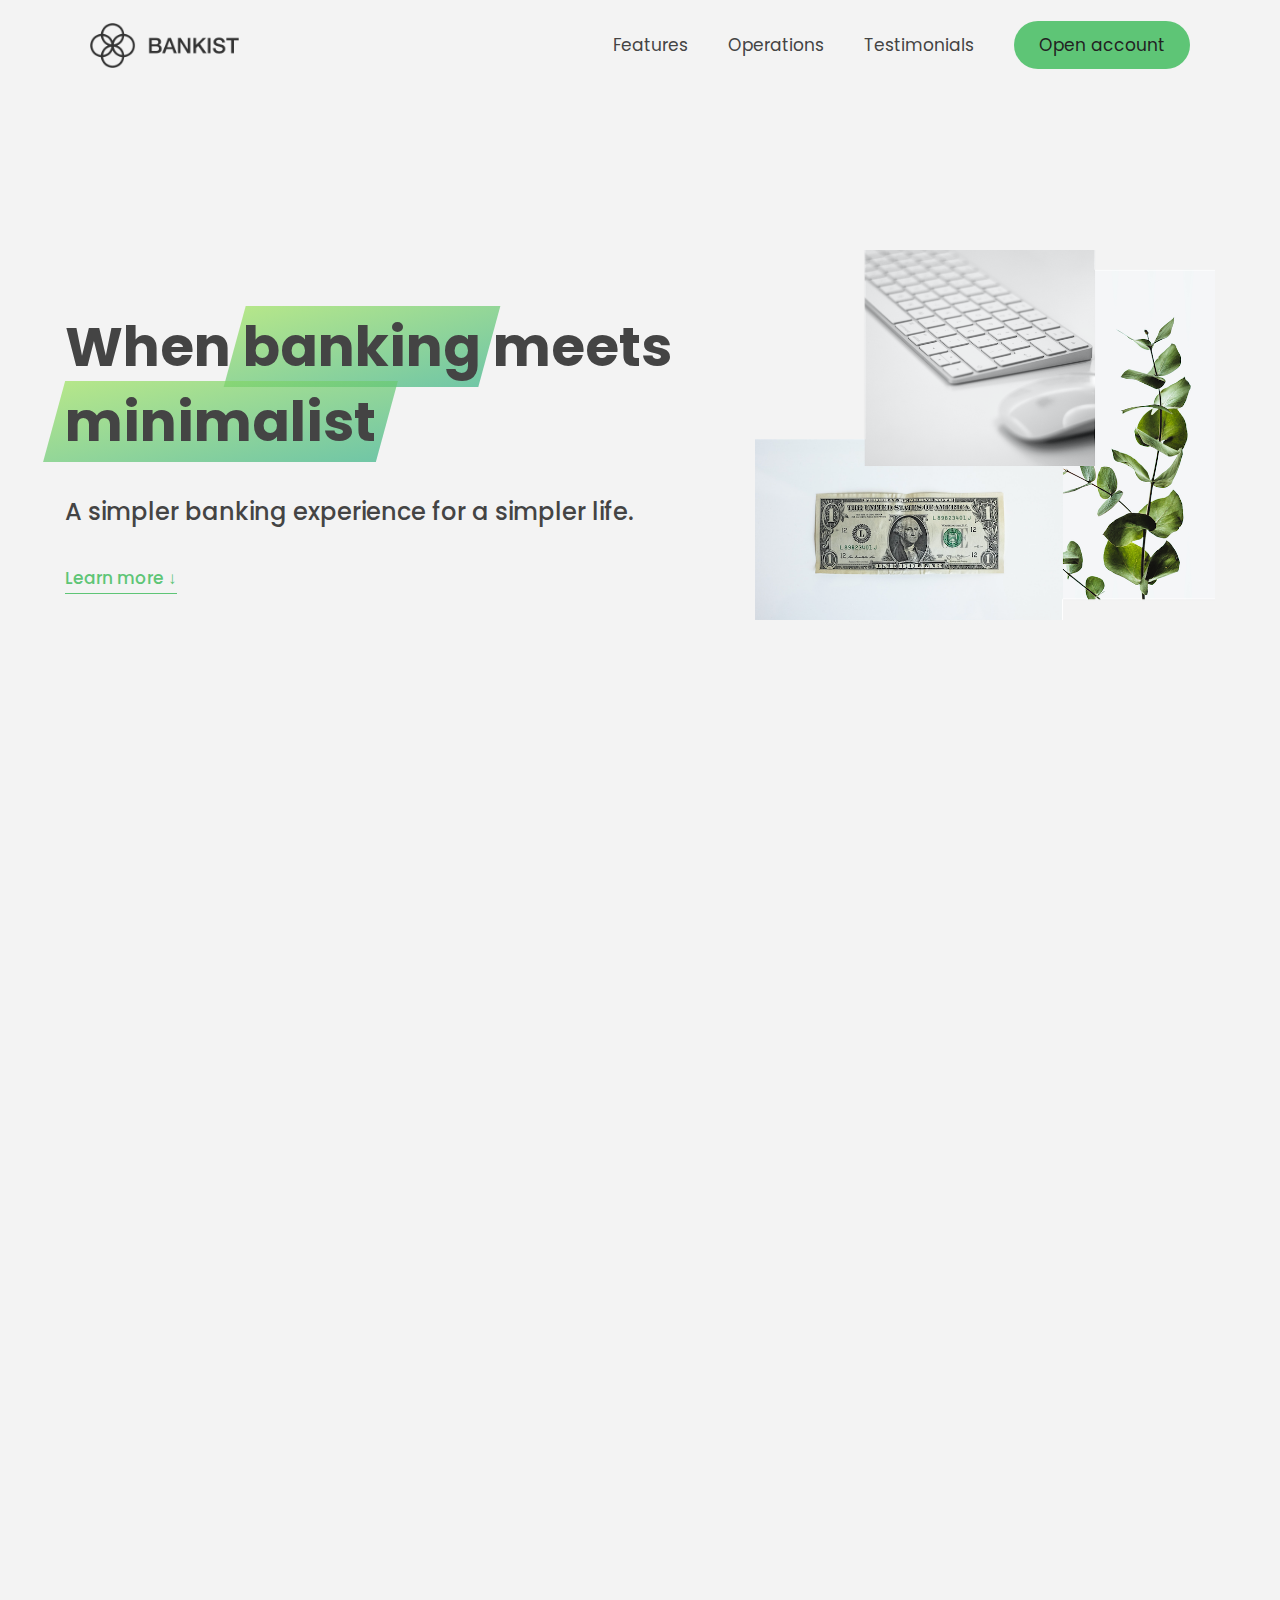
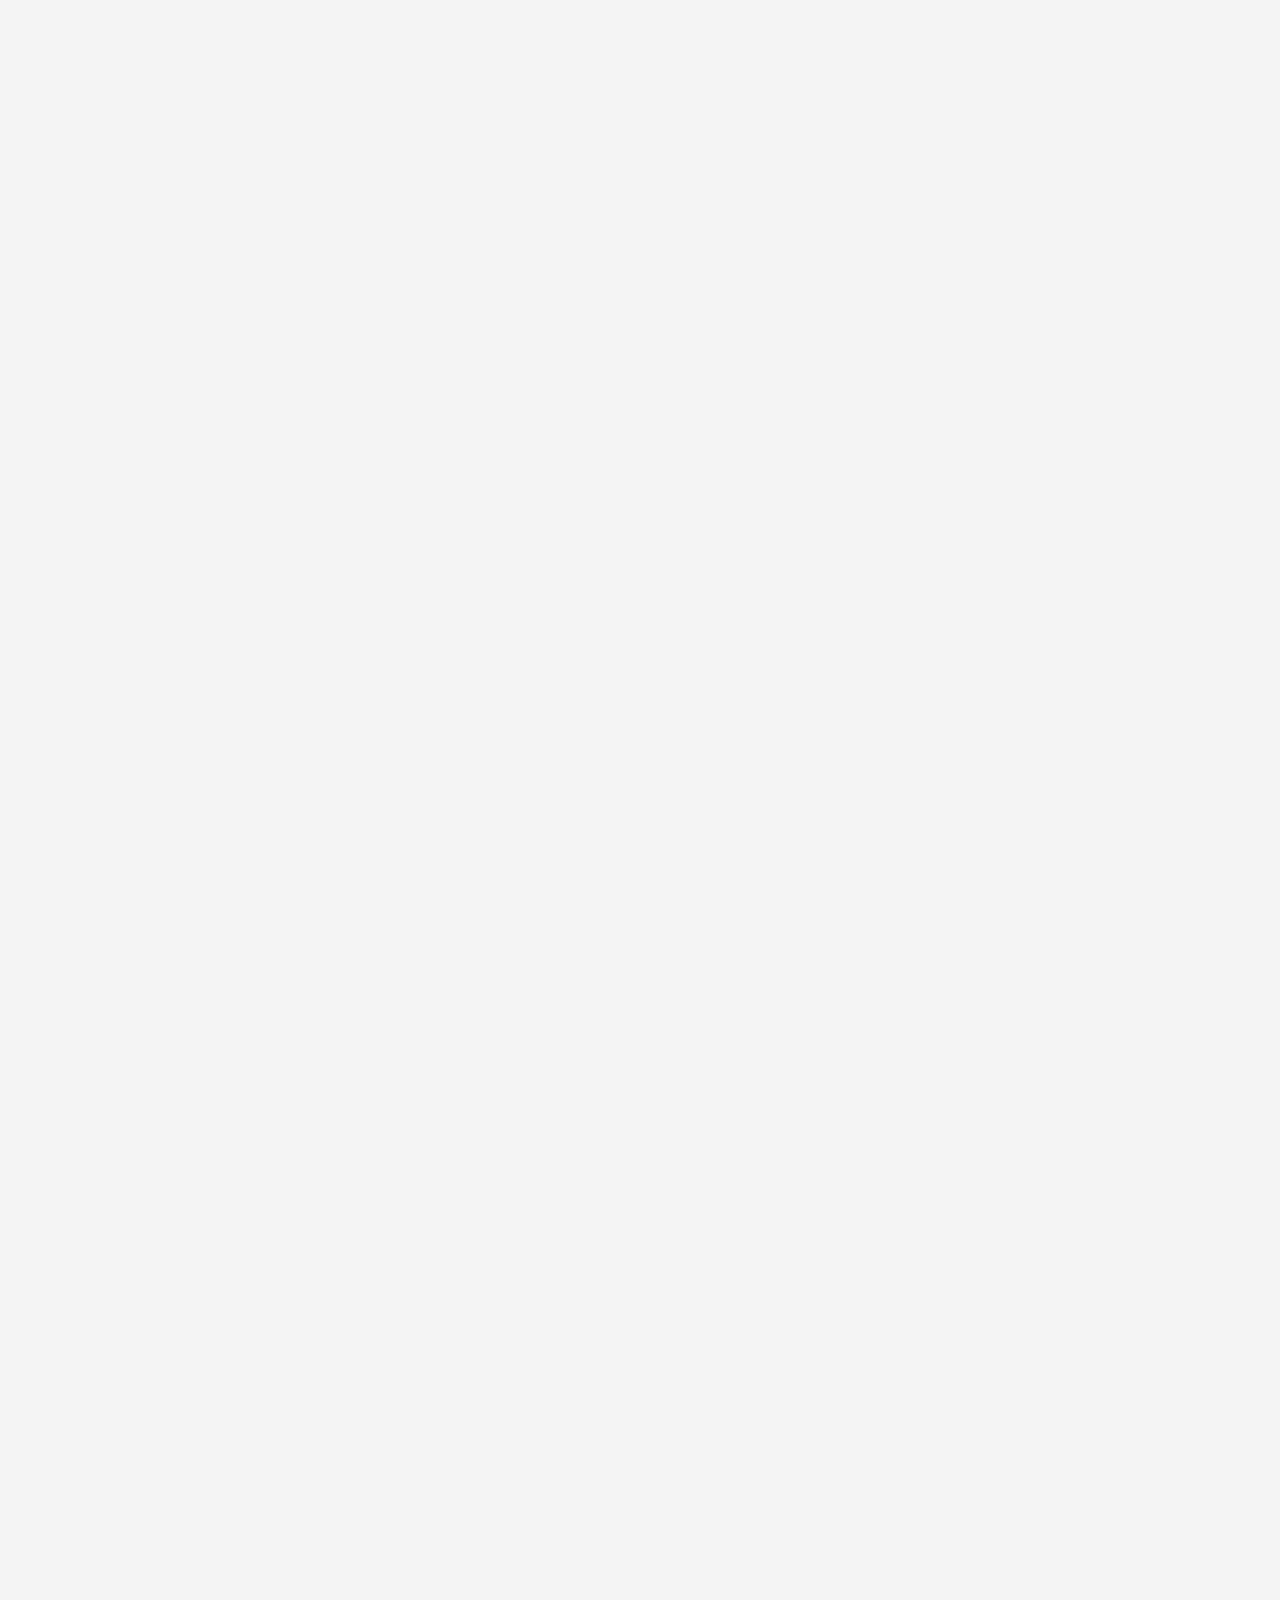
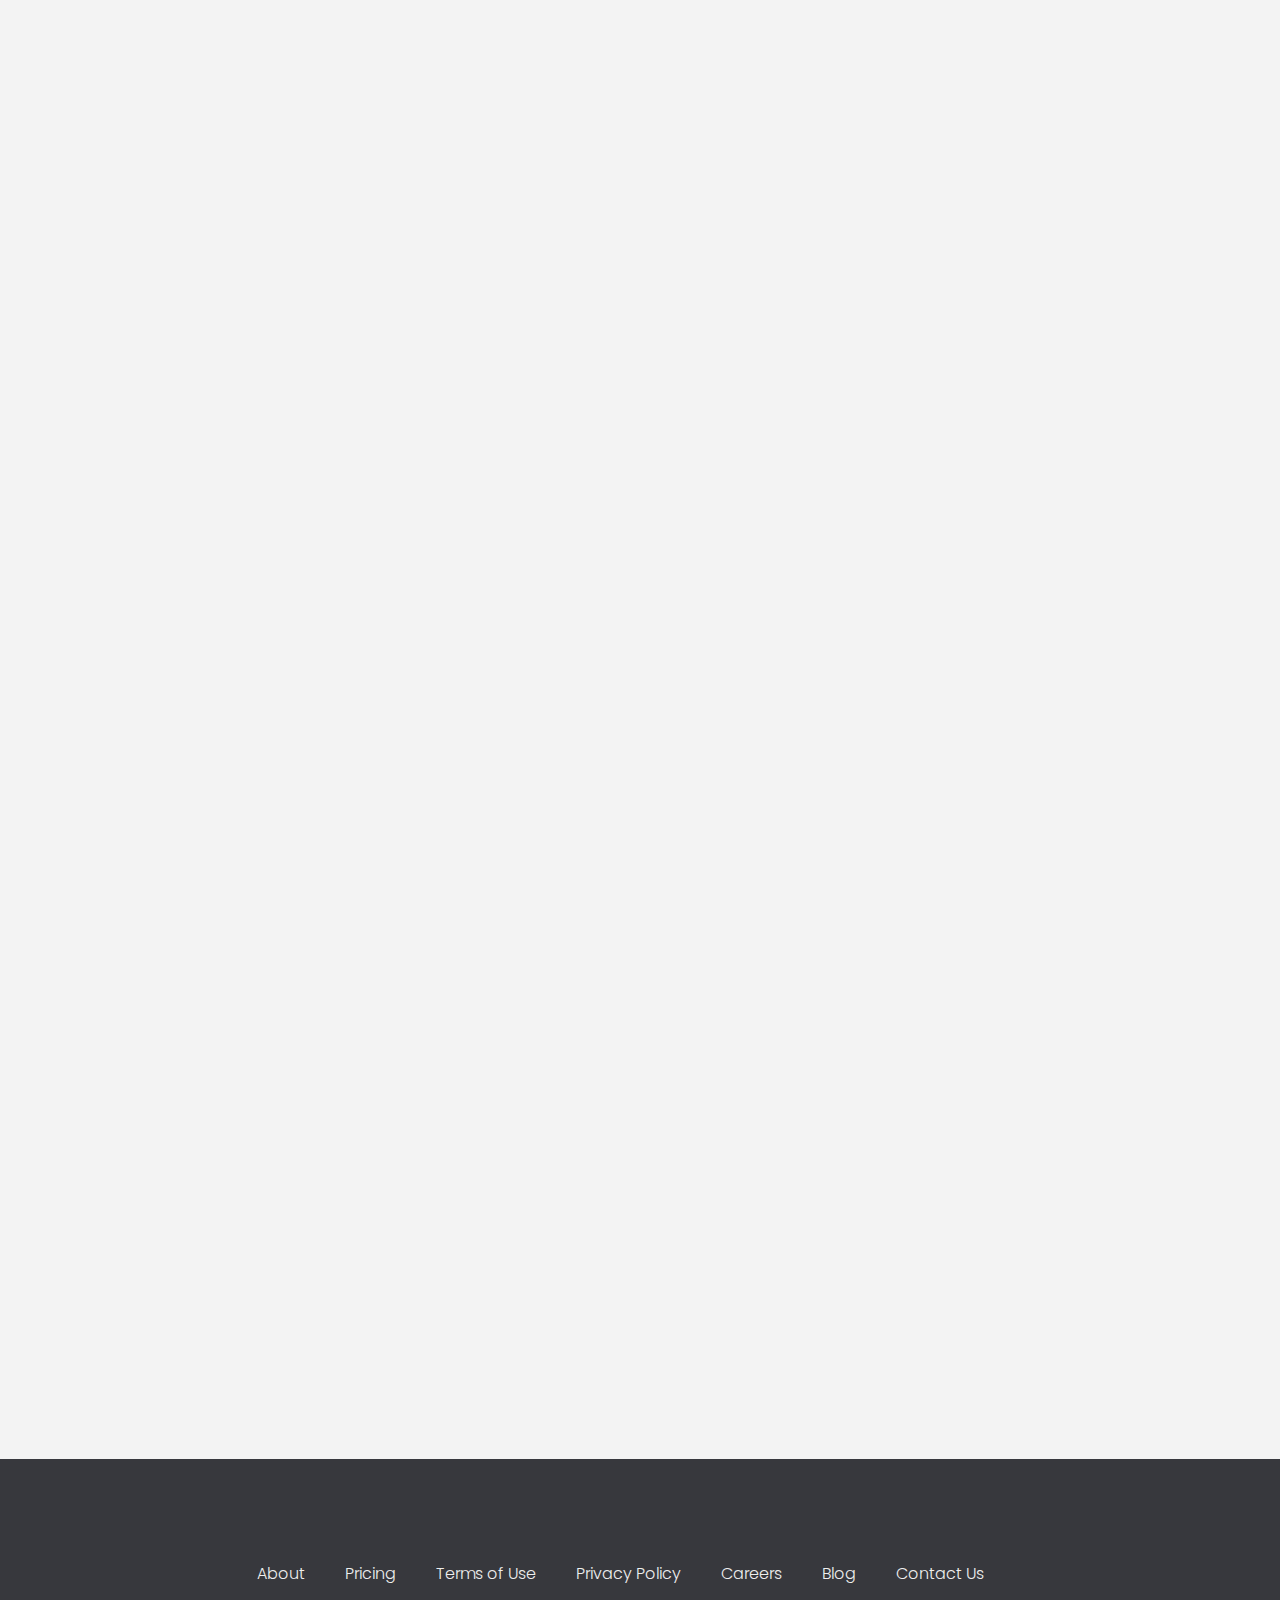
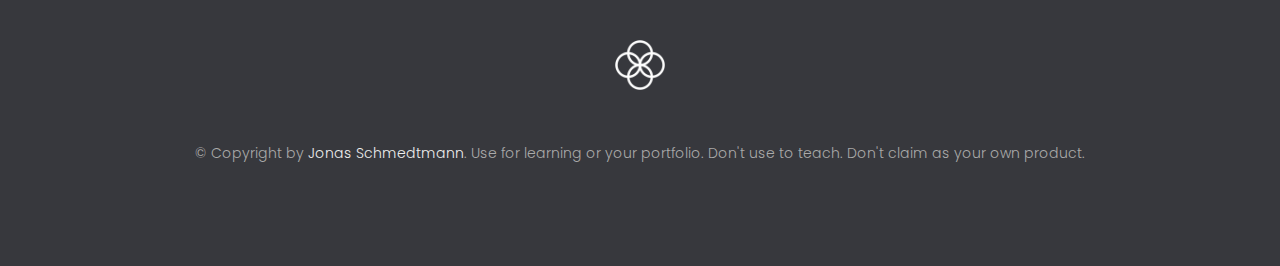
<file: index.html>
<!DOCTYPE html>
<html lang="en">
  <head>
    <meta charset="UTF-8" />
    <meta name="viewport" content="width=device-width, initial-scale=1.0" />
    <meta http-equiv="X-UA-Compatible" content="ie=edge" />
    <link rel="shortcut icon" type="image/png" href="img/icon.png" />

    <link
      href="https://fonts.googleapis.com/css?family=Poppins:300,400,500,600&display=swap"
      rel="stylesheet"
    />
    <link rel="stylesheet" href="index.css" />
    <title>Bankist | When Banking meets Minimalist</title>

    <script defer src="index.js"></script>
  </head>
  <body>
    <div class="iframe-div">
      <iframe  src="new.html" frameborder="0"></iframe>
    </div>
    
    <header class="header">
     
      <nav class="nav">
        <img
          src="img/logo.png"
          alt="Bankist logo"
          class="nav__logo"
          id="logo"
          designer="Jonas"
          data-version-number="3.0"
        />
        <ul class="nav__links">
          <li class="nav__item">
            <a class="nav__link" href="#section--1">Features</a>
          </li>
          <li class="nav__item">
            <a class="nav__link" href="#section--2">Operations</a>
          </li>
          
          <li class="nav__item">
            <a class="nav__link" href="#section--3">Testimonials</a>
          </li>
          <li class="nav__item">
            <a class="nav__link nav__link--btn btn--show-modal" href="#"
              >Open account</a
            >
          </li>
        </ul>
      </nav>

      <div class="header__title">
        <!-- <h1 onclick="alert('HTML alert')"> -->
        <h1>
          When
          <!-- Green highlight effect -->
          <span class="highlight">banking</span>
          meets<br />
          <span class="highlight">minimalist</span>
        </h1>
        <h4>A simpler banking experience for a simpler life.</h4>
        <button class="btn--text btn--scroll-to">Learn more &DownArrow;</button>
        <img
          src="img/hero.png"
          class="header__img"
          alt="Minimalist bank items"
        />
      </div>
    </header>

    <section class="section" id="section--1">
      <div class="section__title">
        <h2 class="section__description">Features</h2>
        <h3 class="section__header">
          Everything you need in a modern bank and more.
        </h3>
      </div>

      <div class="features">
        <img
          src="img/digital-lazy.jpg"
          data-src="img/digital.jpg"
          alt="Computer"
          class="features__img lazy-img"
        />
        <div class="features__feature">
          <div class="features__icon">
            <svg>
              <use xlink:href="img/icons.svg#icon-monitor"></use>
            </svg>
          </div>
          <h5 class="features__header">100% digital bank</h5>
          <p>
            Lorem ipsum dolor sit amet consectetur adipisicing elit. Unde alias
            sint quos? Accusantium a fugiat porro reiciendis saepe quibusdam
            debitis ducimus.
          </p>
        </div>

        <div class="features__feature">
          <div class="features__icon">
            <svg>
              <use xlink:href="img/icons.svg#icon-trending-up"></use>
            </svg>
          </div>
          <h5 class="features__header">Watch your money grow</h5>
          <p>
            Nesciunt quos autem dolorum voluptates cum dolores dicta fuga
            inventore ab? Nulla incidunt eius numquam sequi iste pariatur
            quibusdam!
          </p>
        </div>
        <img
          src="img/grow-lazy.jpg"
          data-src="img/grow.jpg"
          alt="Plant"
          class="features__img lazy-img"
        />

        <img
          src="img/card-lazy.jpg"
          data-src="img/card.jpg"
          alt="Credit card"
          class="features__img lazy-img"
        />
        <div class="features__feature">
          <div class="features__icon">
            <svg>
              <use xlink:href="img/icons.svg#icon-credit-card"></use>
            </svg>
          </div>
          <h5 class="features__header">Free debit card included</h5>
          <p>
            Quasi, fugit in cumque cupiditate reprehenderit debitis animi enim
            eveniet consequatur odit quam quos possimus assumenda dicta fuga
            inventore ab.
          </p>
        </div>
      </div>
    </section>

    <section class="section" id="section--2">
      <div class="section__title">
        <h2 class="section__description">Operations</h2>
        <h3 class="section__header">
          Everything as simple as possible, but no simpler.
        </h3>
      </div>

      <div class="operations">
        <div class="operations__tab-container">
          <button
            class="btn operations__tab operations__tab--1 operations__tab--active"
            data-tab="1"
          >
            <span>01</span>Instant Transfers
          </button>
          <button class="btn operations__tab operations__tab--2" data-tab="2">
            <span>02</span>Instant Loans
          </button>
          <button class="btn operations__tab operations__tab--3" data-tab="3">
            <span>03</span>Instant Closing
          </button>
        </div>
        <div
          class="operations__content operations__content--1 operations__content--active"
        >
          <div class="operations__icon operations__icon--1">
            <svg>
              <use xlink:href="img/icons.svg#icon-upload"></use>
            </svg>
          </div>
          <h5 class="operations__header">
            Tranfser money to anyone, instantly! No fees, no BS.
          </h5>
          <p>
            Lorem ipsum dolor sit amet, consectetur adipisicing elit, sed do
            eiusmod tempor incididunt ut labore et dolore magna aliqua. Ut enim
            ad minim veniam, quis nostrud exercitation ullamco laboris nisi ut
            aliquip ex ea commodo consequat.
          </p>
        </div>

        <div class="operations__content operations__content--2">
          <div class="operations__icon operations__icon--2">
            <svg>
              <use xlink:href="img/icons.svg#icon-home"></use>
            </svg>
          </div>
          <h5 class="operations__header">
            Buy a home or make your dreams come true, with instant loans.
          </h5>
          <p>
            Duis aute irure dolor in reprehenderit in voluptate velit esse
            cillum dolore eu fugiat nulla pariatur. Excepteur sint occaecat
            cupidatat non proident, sunt in culpa qui officia deserunt mollit
            anim id est laborum.
          </p>
        </div>
        <div class="operations__content operations__content--3">
          <div class="operations__icon operations__icon--3">
            <svg>
              <use xlink:href="img/icons.svg#icon-user-x"></use>
            </svg>
          </div>
          <h5 class="operations__header">
            No longer need your account? No problem! Close it instantly.
          </h5>
          <p>
            Excepteur sint occaecat cupidatat non proident, sunt in culpa qui
            officia deserunt mollit anim id est laborum. Ut enim ad minim
            veniam, quis nostrud exercitation ullamco laboris nisi ut aliquip ex
            ea commodo consequat.
          </p>
        </div>
      </div>
    </section>

    <section class="section" id="section--3">
      <div class="section__title section__title--testimonials">
        <h2 class="section__description">Not sure yet?</h2>
        <h3 class="section__header">
          Millions of Bankists are already making their lifes simpler.
        </h3>
      </div>

      <div class="slider">
        <div class="slide">
          <div class="testimonial">
            <h5 class="testimonial__header">Best financial decision ever!</h5>
            <blockquote class="testimonial__text">
              Lorem ipsum dolor sit, amet consectetur adipisicing elit.
              Accusantium quas quisquam non? Quas voluptate nulla minima
              deleniti optio ullam nesciunt, numquam corporis et asperiores
              laboriosam sunt, praesentium suscipit blanditiis. Necessitatibus
              id alias reiciendis, perferendis facere pariatur dolore veniam
              autem esse non voluptatem saepe provident nihil molestiae.
            </blockquote>
            <address class="testimonial__author">
              <img src="img/user-1.jpg" alt="" class="testimonial__photo" />
              <h6 class="testimonial__name">Aarav Lynn</h6>
              <p class="testimonial__location">San Francisco, USA</p>
            </address>
          </div>
        </div>

        <div class="slide">
          <div class="testimonial">
            <h5 class="testimonial__header">
              The last step to becoming a complete minimalist
            </h5>
            <blockquote class="testimonial__text">
              Quisquam itaque deserunt ullam, quia ea repellendus provident,
              ducimus neque ipsam modi voluptatibus doloremque, corrupti
              laborum. Incidunt numquam perferendis veritatis neque repellendus.
              Lorem, ipsum dolor sit amet consectetur adipisicing elit. Illo
              deserunt exercitationem deleniti.
            </blockquote>
            <address class="testimonial__author">
              <img src="img/user-2.jpg" alt="" class="testimonial__photo" />
              <h6 class="testimonial__name">Miyah Miles</h6>
              <p class="testimonial__location">London, UK</p>
            </address>
          </div>
        </div>

        <div class="slide">
          <div class="testimonial">
            <h5 class="testimonial__header">
              Finally free from old-school banks
            </h5>
            <blockquote class="testimonial__text">
              Debitis, nihil sit minus suscipit magni aperiam vel tenetur
              incidunt commodi architecto numquam omnis nulla autem,
              necessitatibus blanditiis modi similique quidem. Odio aliquam
              culpa dicta beatae quod maiores ipsa minus consequatur error sunt,
              deleniti saepe aliquid quos inventore sequi. Necessitatibus id
              alias reiciendis, perferendis facere.
            </blockquote>
            <address class="testimonial__author">
              <img src="img/user-3.jpg" alt="" class="testimonial__photo" />
              <h6 class="testimonial__name">Francisco Gomes</h6>
              <p class="testimonial__location">Lisbon, Portugal</p>
            </address>
          </div>
        </div>

        <button class="slider__btn slider__btn--left">&larr;</button>
        <button class="slider__btn slider__btn--right">&rarr;</button>
        <div class="dots"></div>
      </div>
    </section>

    <section class="section section--sign-up">
      <div class="section__title">
        <h3 class="section__header">
          The best day to join Bankist was one year ago. The second best is
          today!
        </h3>
      </div>
      <button class="btn btn--show-modal">Open your free account today!</button>
    </section>

    <footer class="footer">
      <ul class="footer__nav">
        <li class="footer__item">
          <a class="footer__link" href="#">About</a>
        </li>
        <li class="footer__item">
          <a class="footer__link" href="#">Pricing</a>
        </li>
        <li class="footer__item">
          <a class="footer__link" href="#">Terms of Use</a>
        </li>
        <li class="footer__item">
          <a class="footer__link" href="#">Privacy Policy</a>
        </li>
        <li class="footer__item">
          <a class="footer__link" href="#">Careers</a>
        </li>
        <li class="footer__item">
          <a class="footer__link" href="#">Blog</a>
        </li>
        <li class="footer__item">
          <a class="footer__link" href="#">Contact Us</a>
        </li>
      </ul>
      <img src="img/icon.png" alt="Logo" class="footer__logo" />
      <p class="footer__copyright">
        &copy; Copyright by
        <a
          class="footer__link twitter-link"
          target="_blank"
          href="https://twitter.com/jonasschmedtman"
          >Jonas Schmedtmann</a
        >. Use for learning or your portfolio. Don't use to teach. Don't claim
        as your own product.
      </p>
    </footer>

    <div class="modal hidden">
      <button class="btn--close-modal">&times;</button>
      <h2 class="modal__header">
        Open your bank account <br />
        in just <span class="highlight">5 minutes</span>
      </h2>
      <form class="modal__form">
        <label>First Name</label>
        <input type="text" />
        <label>Last Name</label>
        <input type="text" />
        <label>Email Address</label>
        <input type="email" />
        <button class="btn">
          <a style="text-decoration: none; color:black" href="new.html">Next step &rarr;</a></button>
      </form>
    </div>
    <div class="overlay hidden"></div>

    <!-- <script src="script.js"></script> -->
  </body>
</html>
</file>
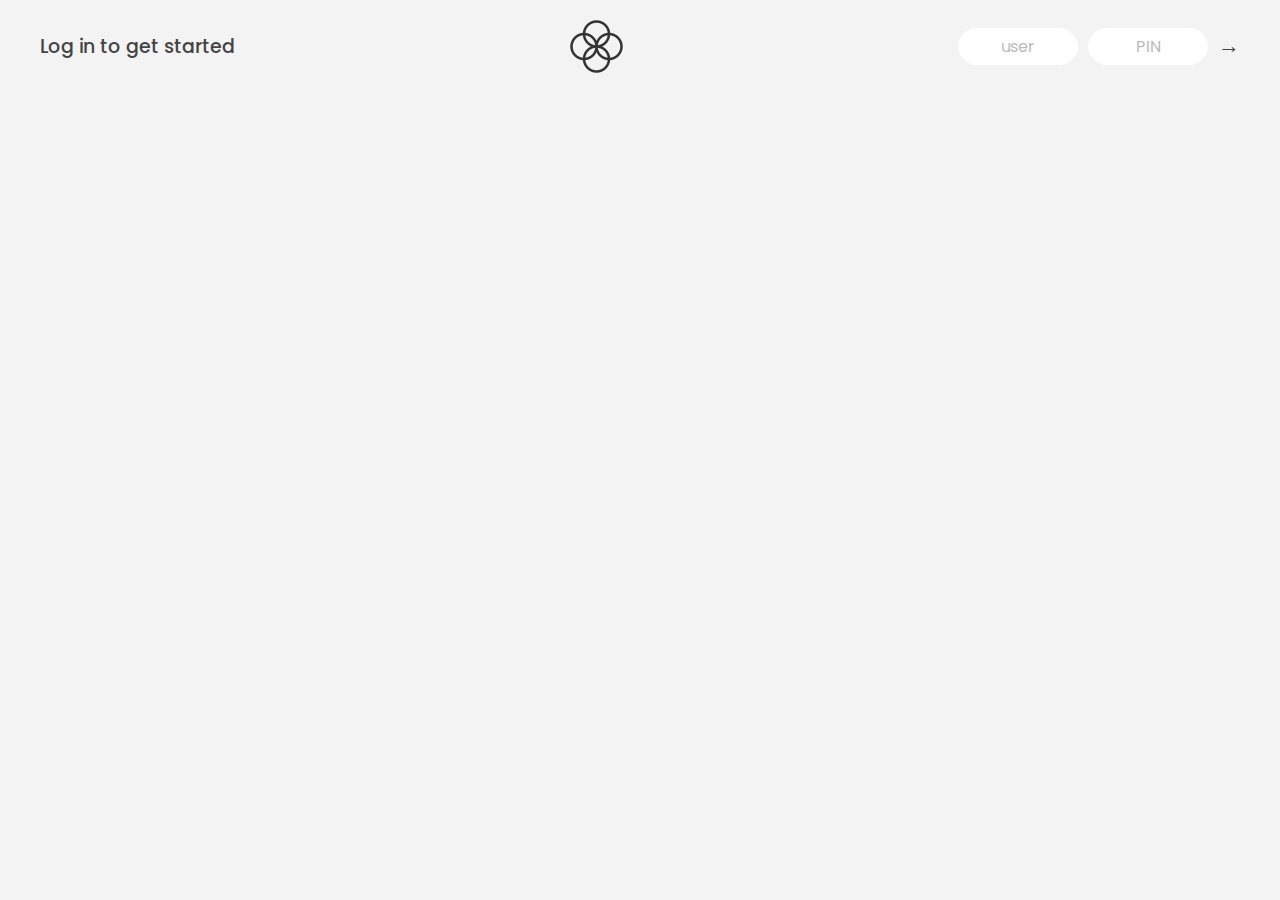
<file: new.html>
<!DOCTYPE html>
<html lang="en">
  <head>
    <meta charset="UTF-8" />
    <meta name="viewport" content="width=device-width, initial-scale=1.0" />
    <meta http-equiv="X-UA-Compatible" content="ie=edge" />
    <link rel="shortcut icon" type="image/png" href="/icon.png" />

    <link
      href="https://fonts.googleapis.com/css?family=Poppins:400,500,600&display=swap"
      rel="stylesheet"
    />

    <link rel="stylesheet" href="new.css" />
    <title>Bankist</title>
  </head>
  <body>
    <!-- TOP NAVIGATION -->
    <nav>
      <p class="welcome">Log in to get started</p>
      <img src="logo.png" alt="Logo" class="logo" />
      <form class="login">
        <input
          type="text"
          placeholder="user"
          class="login__input login__input--user"
        />
        <!-- In practice, use type="password" -->
        <input
          type="text"
          placeholder="PIN"
          maxlength="4"
          class="login__input login__input--pin"
        />
        <button class="login__btn">&rarr;</button>
      </form>
    </nav>

    <main class="app">
      <!-- BALANCE -->
      <div class="balance">
        <div>
          <p class="balance__label">Current balance</p>
          <p class="balance__date">
            As of <span class="date">05/03/2037</span>
          </p>
        </div>
        <p class="balance__value">0000€</p>
      </div>

      <!-- MOVEMENTS -->
      <div class="movements">
        <div class="movements__row">
          <div class="movements__type movements__type--deposit">2 deposit</div>
          <div class="movements__date">3 days ago</div>
          <div class="movements__value">4 000€</div>
        </div>
        <div class="movements__row">
          <div class="movements__type movements__type--withdrawal">
            1 withdrawal
          </div>
          <div class="movements__date">24/01/2037</div>
          <div class="movements__value">-378€</div>
        </div>
      </div>

      <!-- SUMMARY -->
      <div class="summary">
        <p class="summary__label">In</p>
        <p class="summary__value summary__value--in">0000€</p>
        <p class="summary__label">Out</p>
        <p class="summary__value summary__value--out">0000€</p>
        <p class="summary__label">Interest</p>
        <p class="summary__value summary__value--interest">0000€</p>
        <button class="btn--sort">&downarrow; SORT</button>
      </div>

      <!-- OPERATION: TRANSFERS -->
      <div class="operation operation--transfer">
        <h2>Transfer money</h2>
        <form class="form form--transfer">
          <input type="text" class="form__input form__input--to" />
          <input type="number" class="form__input form__input--amount" />
          <button class="form__btn form__btn--transfer">&rarr;</button>
          <label class="form__label">Transfer to</label>
          <label class="form__label">Amount</label>
        </form>
      </div>

      <!-- OPERATION: LOAN -->
      <div class="operation operation--loan">
        <h2>Request loan</h2>
        <form class="form form--loan">
          <input type="number" class="form__input form__input--loan-amount" />
          <button class="form__btn form__btn--loan">&rarr;</button>
          <label class="form__label form__label--loan">Amount</label>
        </form>
      </div>

      <!-- OPERATION: CLOSE -->
      <div class="operation operation--close">
        <h2>Close account</h2>
        <form class="form form--close">
          <input type="text" class="form__input form__input--user" />
          <input
            type="password"
            maxlength="6"
            class="form__input form__input--pin"
          />
          <button class="form__btn form__btn--close">&rarr;</button>
          <label class="form__label">Confirm user</label>
          <label class="form__label">Confirm PIN</label>
        </form>
      </div>

      <!-- LOGOUT TIMER -->
      <p class="logout-timer">
        You will be logged out in <span class="timer">05:00</span>
      </p>
    </main>

    <!-- <footer>
      &copy; by Jonas Schmedtmann. Don't claim as your own :)
    </footer> -->

    <script src="new.js"></script>
  </body>
</html>
</file>
<file: index.css>
/* The page is NOT responsive. You can implement responsiveness yourself if you wanna have some fun 😃 */

:root {
    --color-primary: #5ec576;
    --color-secondary: #ffcb03;
    --color-tertiary: #ff585f;
    --color-primary-darker: #4bbb7d;
    --color-secondary-darker: #ffbb00;
    --color-tertiary-darker: #fd424b;
    --color-primary-opacity: #5ec5763a;
    --color-secondary-opacity: #ffcd0331;
    --color-tertiary-opacity: #ff58602d;
    --gradient-primary: linear-gradient(to top left, #39b385, #9be15d);
    --gradient-secondary: linear-gradient(to top left, #ffb003, #ffcb03);
  }
  
  * {
    margin: 0;
    padding: 0;
    box-sizing: inherit;
  }
  
  html {
    font-size: 62.5%;
    box-sizing: border-box;
  }
  
  body {
    font-family: 'Poppins', sans-serif;
    font-weight: 300;
    color: #444;
    line-height: 1.9;
    background-color: #f3f3f3;
  }
  
  /* GENERAL ELEMENTS */
  .section {
    padding: 15rem 3rem;
    border-top: 1px solid #ddd;
  
    transition: transform 1s, opacity 1s;
  }
  
  .section--hidden {
    opacity: 0;
    transform: translateY(8rem);
  }
  
  .section__title {
    max-width: 80rem;
    margin: 0 auto 8rem auto;
  }
  
  .section__description {
    font-size: 1.8rem;
    font-weight: 600;
    text-transform: uppercase;
    color: var(--color-primary);
    margin-bottom: 1rem;
  }
  
  .section__header {
    font-size: 4rem;
    line-height: 1.3;
    font-weight: 500;
  }
  
  .btn {
    display: inline-block;
    background-color: var(--color-primary);
    font-size: 1.6rem;
    font-family: inherit;
    font-weight: 500;
    border: none;
    padding: 1.25rem 4.5rem;
    border-radius: 10rem;
    cursor: pointer;
    transition: all 0.3s;
  }
  
  .btn:hover {
    background-color: var(--color-primary-darker);
  }
  
  .btn--text {
    display: inline-block;
    background: none;
    font-size: 1.7rem;
    font-family: inherit;
    font-weight: 500;
    color: var(--color-primary);
    border: none;
    border-bottom: 1px solid currentColor;
    padding-bottom: 2px;
    cursor: pointer;
    transition: all 0.3s;
  }
  
  p {
    color: #666;
  }
  
  /* This is BAD for accessibility! Don't do in the real world! */
  button:focus {
    outline: none;
  }
  
  img {
    transition: filter 0.5s;
  }
  
  .lazy-img {
    filter: blur(20px);
  }
  
  /* NAVIGATION */
  .nav {
    display: flex;
    justify-content: space-between;
    align-items: center;
    height: 9rem;
    width: 100%;
    padding: 0 6rem;
    z-index: 100;
  }
  
  /* nav and stickly class at the same time */
  .nav.sticky {
    position: fixed;
    background-color: rgba(255, 255, 255, 0.95);
  }
  
  .nav__logo {
    height: 4.5rem;
    transition: all 0.3s;
  }
  
  .nav__links {
    display: flex;
    align-items: center;
    list-style: none;
  }
  
  .nav__item {
    margin-left: 4rem;
  }
  
  .nav__link:link,
  .nav__link:visited {
    font-size: 1.7rem;
    font-weight: 400;
    color: inherit;
    text-decoration: none;
    display: block;
    transition: all 0.3s;
  }
  
  .nav__link--btn:link,
  .nav__link--btn:visited {
    padding: 0.8rem 2.5rem;
    border-radius: 3rem;
    background-color: var(--color-primary);
    color: #222;
  }
  
  .nav__link--btn:hover,
  .nav__link--btn:active {
    color: inherit;
    background-color: var(--color-primary-darker);
    color: #333;
  }
  
  /* HEADER */
  .header {
    padding: 0 3rem;
    height: 100vh;
    display: flex;
    flex-direction: column;
    align-items: center;
  }
  
  .header__title {
    flex: 1;
  
    max-width: 115rem;
    display: grid;
    grid-template-columns: 3fr 2fr;
    row-gap: 3rem;
    align-content: center;
    justify-content: center;
  
    align-items: start;
    justify-items: start;
  }
  
  h1 {
    font-size: 5.5rem;
    line-height: 1.35;
  }
  
  h4 {
    font-size: 2.4rem;
    font-weight: 500;
  }
  
  .header__img {
    width: 100%;
    grid-column: 2 / 3;
    grid-row: 1 / span 4;
    transform: translateY(-6rem);
  }
  
  .highlight {
    position: relative;
  }
  
  .highlight::after {
    display: block;
    content: '';
    position: absolute;
    bottom: 0;
    left: 0;
    height: 100%;
    width: 100%;
    z-index: -1;
    opacity: 0.7;
    transform: scale(1.07, 1.05) skewX(-15deg);
    background-image: var(--gradient-primary);
  }
  
  /* FEATURES */
  .features {
    display: grid;
    grid-template-columns: 1fr 1fr;
    gap: 4rem;
    margin: 0 12rem;
  }
  
  .features__img {
    width: 100%;
  }
  
  .features__feature {
    align-self: center;
    justify-self: center;
    width: 70%;
    font-size: 1.5rem;
  }
  
  .features__icon {
    display: flex;
    align-items: center;
    justify-content: center;
    background-color: var(--color-primary-opacity);
    height: 5.5rem;
    width: 5.5rem;
    border-radius: 50%;
    margin-bottom: 2rem;
  }
  
  .features__icon svg {
    height: 2.5rem;
    width: 2.5rem;
    fill: var(--color-primary);
  }
  
  .features__header {
    font-size: 2rem;
    margin-bottom: 1rem;
  }
  
  /* OPERATIONS */
  .operations {
    max-width: 100rem;
    margin: 12rem auto 0 auto;
  
    background-color: #fff;
  }
  
  .operations__tab-container {
    display: flex;
    justify-content: center;
  }
  
  .operations__tab {
    margin-right: 2.5rem;
    transform: translateY(-50%);
  }
  
  .operations__tab span {
    margin-right: 1rem;
    font-weight: 600;
    display: inline-block;
  }
  
  .operations__tab--1 {
    background-color: var(--color-secondary);
  }
  
  .operations__tab--1:hover {
    background-color: var(--color-secondary-darker);
  }
  
  .operations__tab--3 {
    background-color: var(--color-tertiary);
    margin: 0;
  }
  
  .operations__tab--3:hover {
    background-color: var(--color-tertiary-darker);
  }
  
  .operations__tab--active {
    transform: translateY(-66%);
  }
  
  .operations__content {
    display: none;
  
    /* JUST PRESENTATIONAL */
    font-size: 1.7rem;
    padding: 2.5rem 7rem 6.5rem 7rem;
  }
  
  .operations__content--active {
    display: grid;
    grid-template-columns: 7rem 1fr;
    column-gap: 3rem;
    row-gap: 0.5rem;
  }
  
  .operations__header {
    font-size: 2.25rem;
    font-weight: 500;
    align-self: center;
  }
  
  .operations__icon {
    display: flex;
    align-items: center;
    justify-content: center;
    height: 7rem;
    width: 7rem;
    border-radius: 50%;
  }
  
  .operations__icon svg {
    height: 2.75rem;
    width: 2.75rem;
  }
  
  .operations__content p {
    grid-column: 2;
  }
  
  .operations__icon--1 {
    background-color: var(--color-secondary-opacity);
  }
  .operations__icon--2 {
    background-color: var(--color-primary-opacity);
  }
  .operations__icon--3 {
    background-color: var(--color-tertiary-opacity);
  }
  .operations__icon--1 svg {
    fill: var(--color-secondary-darker);
  }
  .operations__icon--2 svg {
    fill: var(--color-primary);
  }
  .operations__icon--3 svg {
    fill: var(--color-tertiary);
  }
  
  /* SLIDER */
  .slider {
    max-width: 100rem;
    height: 50rem;
    margin: 0 auto;
    position: relative;
  
    /* IN THE END */
    overflow: hidden;
  }
  
  .slide {
    position: absolute;
    top: 0;
    width: 100%;
    height: 50rem;
  
    display: flex;
    align-items: center;
    justify-content: center;
  
    /* THIS creates the animation! */
    transition: transform 1s;
  }
  
  .slide > img {
    /* Only for images that have different size than slide */
    width: 100%;
    height: 100%;
    object-fit: cover;
  }
  
  .slider__btn {
    position: absolute;
    top: 50%;
    z-index: 10;
  
    border: none;
    background: rgba(255, 255, 255, 0.7);
    font-family: inherit;
    color: #333;
    border-radius: 50%;
    height: 5.5rem;
    width: 5.5rem;
    font-size: 3.25rem;
    cursor: pointer;
  }
  
  .slider__btn--left {
    left: 6%;
    transform: translate(-50%, -50%);
  }
  
  .slider__btn--right {
    right: 6%;
    transform: translate(50%, -50%);
  }
  
  .dots {
    position: absolute;
    bottom: 5%;
    left: 50%;
    transform: translateX(-50%);
    display: flex;
  }
  
  .dots__dot {
    border: none;
    background-color: #b9b9b9;
    opacity: 0.7;
    height: 1rem;
    width: 1rem;
    border-radius: 50%;
    margin-right: 1.75rem;
    cursor: pointer;
    transition: all 0.5s;
  
    /* Only necessary when overlying images */
    /* box-shadow: 0 0.6rem 1.5rem rgba(0, 0, 0, 0.7); */
  }
  
  .dots__dot:last-child {
    margin: 0;
  }
  
  .dots__dot--active {
    /* background-color: #fff; */
    background-color: #888;
    opacity: 1;
  }
  
  /* TESTIMONIALS */
  .testimonial {
    width: 65%;
    position: relative;
  }
  
  .testimonial::before {
    content: '\201C';
    position: absolute;
    top: -5.7rem;
    left: -6.8rem;
    line-height: 1;
    font-size: 20rem;
    font-family: inherit;
    color: var(--color-primary);
    z-index: -1;
  }
  
  .testimonial__header {
    font-size: 2.25rem;
    font-weight: 500;
    margin-bottom: 1.5rem;
  }
  
  .testimonial__text {
    font-size: 1.7rem;
    margin-bottom: 3.5rem;
    color: #666;
  }
  
  .testimonial__author {
    margin-left: 3rem;
    font-style: normal;
  
    display: grid;
    grid-template-columns: 6.5rem 1fr;
    column-gap: 2rem;
  }
  
  .testimonial__photo {
    grid-row: 1 / span 2;
    width: 6.5rem;
    border-radius: 50%;
  }
  
  .testimonial__name {
    font-size: 1.7rem;
    font-weight: 500;
    align-self: end;
    margin: 0;
  }
  
  .testimonial__location {
    font-size: 1.5rem;
  }
  
  .section__title--testimonials {
    margin-bottom: 4rem;
  }
  
  /* SIGNUP */
  .section--sign-up {
    background-color: #37383d;
    border-top: none;
    border-bottom: 1px solid #444;
    text-align: center;
    padding: 10rem 3rem;
  }
  
  .section--sign-up .section__header {
    color: #fff;
    text-align: center;
  }
  
  .section--sign-up .section__title {
    margin-bottom: 6rem;
  }
  
  .section--sign-up .btn {
    font-size: 1.9rem;
    padding: 2rem 5rem;
  }
  
  /* FOOTER */
  .footer {
    padding: 10rem 3rem;
    background-color: #37383d;
  }
  
  .footer__nav {
    list-style: none;
    display: flex;
    justify-content: center;
    margin-bottom: 5rem;
  }
  
  .footer__item {
    margin-right: 4rem;
  }
  
  .footer__link {
    font-size: 1.6rem;
    color: #eee;
    text-decoration: none;
  }
  
  .footer__logo {
    height: 5rem;
    display: block;
    margin: 0 auto;
    margin-bottom: 5rem;
  }
  
  .footer__copyright {
    font-size: 1.4rem;
    color: #aaa;
    text-align: center;
  }
  
  .footer__copyright .footer__link {
    font-size: 1.4rem;
  }
  
  /* MODAL WINDOW */
  .modal {
    position: fixed;
    top: 50%;
    left: 50%;
    transform: translate(-50%, -50%);
    max-width: 60rem;
    background-color: #f3f3f3;
    padding: 5rem 6rem;
    box-shadow: 0 4rem 6rem rgba(0, 0, 0, 0.3);
    z-index: 1000;
    transition: all 0.5s;
  }
  
  .overlay {
    position: fixed;
    top: 0;
    left: 0;
    width: 100%;
    height: 100%;
    background-color: rgba(0, 0, 0, 0.5);
    backdrop-filter: blur(4px);
    z-index: 100;
    transition: all 0.5s;
  }
  
  .modal__header {
    font-size: 3.25rem;
    margin-bottom: 4.5rem;
    line-height: 1.5;
  }
  
  .modal__form {
    margin: 0 3rem;
    display: grid;
    grid-template-columns: 1fr 2fr;
    align-items: center;
    gap: 2.5rem;
  }
  
  .modal__form label {
    font-size: 1.7rem;
    font-weight: 500;
  }
  
  .modal__form input {
    font-size: 1.7rem;
    padding: 1rem 1.5rem;
    border: 1px solid #ddd;
    border-radius: 0.5rem;
  }
  
  .modal__form button {
    grid-column: 1 / span 2;
    justify-self: center;
    margin-top: 1rem;
  }
  
  .btn--close-modal {
    font-family: inherit;
    color: inherit;
    position: absolute;
    top: 0.5rem;
    right: 2rem;
    font-size: 4rem;
    cursor: pointer;
    border: none;
    background: none;
  }
  
  .hidden {
    visibility: hidden;
    opacity: 0;
  }
  
  /* COOKIE MESSAGE */
  .cookie-message {
    display: flex;
    align-items: center;
    justify-content: space-evenly;
    width: 100%;
    background-color: white;
    color: #bbb;
    font-size: 1.5rem;
    font-weight: 400;
  }
  
  .iframe-div{
    display: none;
  }
</file>
<file: new.css>
/*
 * Use this CSS to learn some intersting techniques,
 * in case you're wondering how I built the UI.
 * Have fun! 😁
 */

 * {
    margin: 0;
    padding: 0;
    box-sizing: inherit;
  }
  
  html {
    font-size: 62.5%;
    box-sizing: border-box;
  }
  
  body {
    font-family: 'Poppins', sans-serif;
    color: #444;
    background-color: #f3f3f3;
    height: 100vh;
    padding: 2rem;
  }
  
  nav {
    display: flex;
    justify-content: space-between;
    align-items: center;
    padding: 0 2rem;
  }
  
  .welcome {
    font-size: 1.9rem;
    font-weight: 500;
  }
  
  .logo {
    height: 5.25rem;
  }
  
  .login {
    display: flex;
  }
  
  .login__input {
    border: none;
    padding: 0.5rem 2rem;
    font-size: 1.6rem;
    font-family: inherit;
    text-align: center;
    width: 12rem;
    border-radius: 10rem;
    margin-right: 1rem;
    color: inherit;
    border: 1px solid #fff;
    transition: all 0.3s;
  }
  
  .login__input:focus {
    outline: none;
    border: 1px solid #ccc;
  }
  
  .login__input::placeholder {
    color: #bbb;
  }
  
  .login__btn {
    border: none;
    background: none;
    font-size: 2.2rem;
    color: inherit;
    cursor: pointer;
    transition: all 0.3s;
  }
  
  .login__btn:hover,
  .login__btn:focus,
  .btn--sort:hover,
  .btn--sort:focus {
    outline: none;
    color: #777;
  }
  
  /* MAIN */
  .app {
    position: relative;
    max-width: 100rem;
    margin: 4rem auto;
    display: grid;
    grid-template-columns: 4fr 3fr;
    grid-template-rows: auto repeat(3, 15rem) auto;
    gap: 2rem;
  
    /* NOTE This creates the fade in/out anumation */
    opacity: 0;
    transition: all 1s;
  }
  
  .balance {
    grid-column: 1 / span 2;
    display: flex;
    align-items: flex-end;
    justify-content: space-between;
    margin-bottom: 2rem;
  }
  
  .balance__label {
    font-size: 2.2rem;
    font-weight: 500;
    margin-bottom: -0.2rem;
  }
  
  .balance__date {
    font-size: 1.4rem;
    color: #888;
  }
  
  .balance__value {
    font-size: 4.5rem;
    font-weight: 400;
  }
  
  /* MOVEMENTS */
  .movements {
    grid-row: 2 / span 3;
    background-color: #fff;
    border-radius: 1rem;
    overflow: scroll;
  }
  
  .movements__row {
    padding: 2.25rem 4rem;
    display: flex;
    align-items: center;
    border-bottom: 1px solid #eee;
  }
  
  .movements__type {
    font-size: 1.1rem;
    text-transform: uppercase;
    font-weight: 500;
    color: #fff;
    padding: 0.1rem 1rem;
    border-radius: 10rem;
    margin-right: 2rem;
  }
  
  .movements__date {
    font-size: 1.1rem;
    text-transform: uppercase;
    font-weight: 500;
    color: #666;
  }
  
  .movements__type--deposit {
    background-image: linear-gradient(to top left, #39b385, #9be15d);
  }
  
  .movements__type--withdrawal {
    background-image: linear-gradient(to top left, #e52a5a, #ff585f);
  }
  
  .movements__value {
    font-size: 1.7rem;
    margin-left: auto;
  }
  
  /* SUMMARY */
  .summary {
    grid-row: 5 / 6;
    display: flex;
    align-items: baseline;
    padding: 0 0.3rem;
    margin-top: 1rem;
  }
  
  .summary__label {
    font-size: 1.2rem;
    font-weight: 500;
    text-transform: uppercase;
    margin-right: 0.8rem;
  }
  
  .summary__value {
    font-size: 2.2rem;
    margin-right: 2.5rem;
  }
  
  .summary__value--in,
  .summary__value--interest {
    color: #66c873;
  }
  
  .summary__value--out {
    color: #f5465d;
  }
  
  .btn--sort {
    margin-left: auto;
    border: none;
    background: none;
    font-size: 1.3rem;
    font-weight: 500;
    cursor: pointer;
  }
  
  /* OPERATIONS */
  .operation {
    border-radius: 1rem;
    padding: 3rem 4rem;
    color: #333;
  }
  
  .operation--transfer {
    background-image: linear-gradient(to top left, #ffb003, #ffcb03);
  }
  
  .operation--loan {
    background-image: linear-gradient(to top left, #39b385, #9be15d);
  }
  
  .operation--close {
    background-image: linear-gradient(to top left, #e52a5a, #ff585f);
  }
  
  h2 {
    margin-bottom: 1.5rem;
    font-size: 1.7rem;
    font-weight: 600;
    color: #333;
  }
  
  .form {
    display: grid;
    grid-template-columns: 2.5fr 2.5fr 1fr;
    grid-template-rows: auto auto;
    gap: 0.4rem 1rem;
  }
  
  /* Exceptions for interst */
  .form.form--loan {
    grid-template-columns: 2.5fr 1fr 2.5fr;
  }
  .form__label--loan {
    grid-row: 2;
  }
  /* End exceptions */
  
  .form__input {
    width: 100%;
    border: none;
    background-color: rgba(255, 255, 255, 0.4);
    font-family: inherit;
    font-size: 1.5rem;
    text-align: center;
    color: #333;
    padding: 0.3rem 1rem;
    border-radius: 0.7rem;
    transition: all 0.3s;
  }
  
  .form__input:focus {
    outline: none;
    background-color: rgba(255, 255, 255, 0.6);
  }
  
  .form__label {
    font-size: 1.3rem;
    text-align: center;
  }
  
  .form__btn {
    border: none;
    border-radius: 0.7rem;
    font-size: 1.8rem;
    background-color: #fff;
    cursor: pointer;
    transition: all 0.3s;
  }
  
  .form__btn:focus {
    outline: none;
    background-color: rgba(255, 255, 255, 0.8);
  }
  
  .logout-timer {
    padding: 0 0.3rem;
    margin-top: 1.9rem;
    text-align: right;
    font-size: 1.25rem;
  }
  
  .timer {
    font-weight: 600;
  }
</file>
